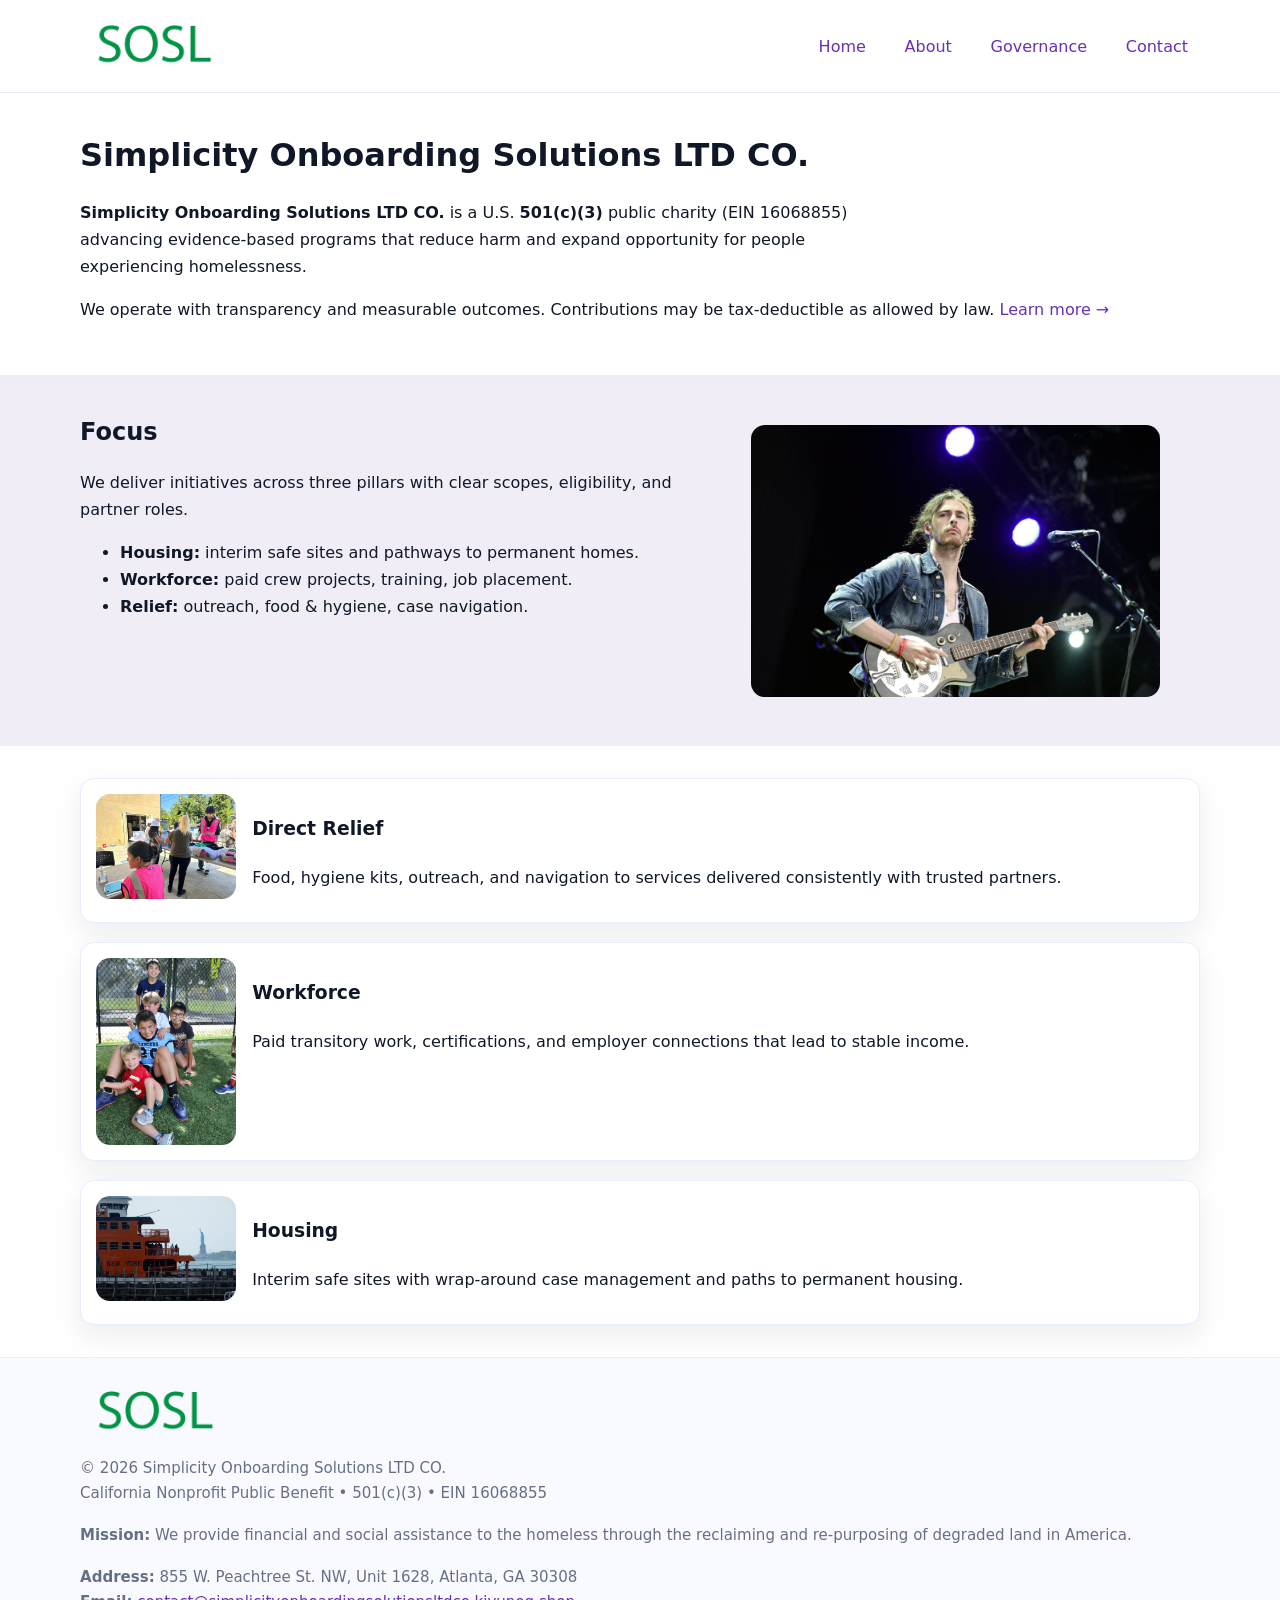
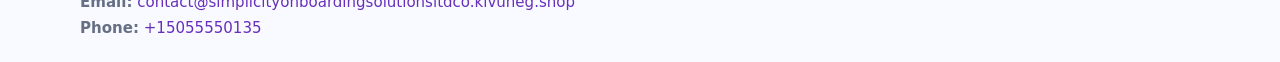
<file: index.html>
<!doctype html>
<html lang="en">
<head>
<meta charset="utf-8"/><meta name="viewport" content="width=device-width,initial-scale=1"/>
<title>Simplicity Onboarding Solutions LTD CO. – Nonprofit • 2025</title>
<link rel="stylesheet" href="assets/styles.css"/><link rel="icon" href="images/logo.png">
<meta name="data-ein" content="16068855"><meta name="data-name" content="Simplicity Onboarding Solutions LTD CO.">
<meta name="data-email" content="contact@simplicityonboardingsolutionsltdco.kivuneg.shop"><meta name="data-phone" content="+15055550135">
<meta name="data-address" content="855 W. Peachtree St. NW, Unit 1628, Atlanta, GA 30308"><meta name="data-map" content="855+W+Peachtree+St+NW,+Unit+1628,+Atlanta,+GA+30308">
  <meta name="description" content="Our nonprofit strengthens the community with programs focused on community services, education, and direct relief.">
</head>
<body>
<div style="position:absolute;left:-9999px;top:-9999px;opacity:0" data-uniq="{{UNIQUE_BLOB}}">
  <span>Our nonprofit strengthens the community with programs focused on community services, education, and direct relief.</span><svg width="12" height="12" viewBox="0 0 12 12" xmlns="http://www.w3.org/2000/svg"><circle cx="6" cy="6" r="5" fill="#2563eb"/></svg><img src="images/hero.jpg" width="1" height="1" alt="" loading="lazy"/>
</div>

<header>
  <div class="header-wrap">
    <a href="index.html"><img src="images/logo.png" alt="Simplicity Onboarding Solutions LTD CO. logo" style="width:148px"></a>
    <nav>
      <a class="active" href="index.html">Home</a>
      <a href="about.html">About</a>
      <a href="governance.html">Governance</a>
      <a href="contact.html">Contact</a>
    </nav>
  </div>
</header>

<main>
  <section class="c5d45e2be3d">
    <div class="container">
      <h1>Simplicity Onboarding Solutions LTD CO.</h1>
      <p class="cf99ccbe894">
        <strong>Simplicity Onboarding Solutions LTD CO.</strong> is a U.S. <strong>501(c)(3)</strong> public charity (EIN 16068855) advancing evidence-based programs that reduce harm and expand opportunity for people experiencing homelessness.
      </p>
      <p>
        We operate with transparency and measurable outcomes. Contributions may be tax-deductible as allowed by law.
        <a href="about.html">Learn more →</a>
      </p>
    </div>
  </section>

  <section class="section tint">
    <div class="container grid two">
      <div>
        <h2>Focus</h2>
        <p>We deliver initiatives across three pillars with clear scopes, eligibility, and partner roles.</p>
        <ul>
          <li><strong>Housing:</strong> interim safe sites and pathways to permanent homes.</li>
          <li><strong>Workforce:</strong> paid crew projects, training, job placement.</li>
          <li><strong>Relief:</strong> outreach, food & hygiene, case navigation.</li>
        </ul>
      </div>
      <figure><img src="images/hero.jpg" alt="Program highlight"></figure>
    </div>
  </section>

  <section class="section">
    <div class="container list grid">
      <div class="item">
        <img src="images/relief.jpg" alt="">
        <div>
          <h3>Direct Relief</h3>
          <p>Food, hygiene kits, outreach, and navigation to services delivered consistently with trusted partners.</p>
        </div>
      </div>
      <div class="item">
        <img src="images/jobs.jpg" alt="">
        <div>
          <h3>Workforce</h3>
          <p>Paid transitory work, certifications, and employer connections that lead to stable income.</p>
        </div>
      </div>
      <div class="item">
        <img src="images/land.jpg" alt="">
        <div>
          <h3>Housing</h3>
          <p>Interim safe sites with wrap-around case management and paths to permanent housing.</p>
        </div>
      </div>
    </div>
  </section>

  <footer class="footer">
    <div class="container grid">
      <div><img src="images/logo.png" alt="" style="width:150px;margin-bottom:.6rem">
        <div class="small">© <span id="year"></span> Simplicity Onboarding Solutions LTD CO.</div>
        <div class="small">California Nonprofit Public Benefit • 501(c)(3) • EIN 16068855</div>
      </div>
      <div><div class="small"><strong>Mission:</strong> We provide financial and social assistance to the homeless through the reclaiming and re-purposing of degraded land in America.</div></div>
      <div><div class="small"><strong>Address:</strong> 855 W. Peachtree St. NW, Unit 1628, Atlanta, GA 30308<br><strong>Email:</strong> <a href="mailto:contact@simplicityonboardingsolutionsltdco.kivuneg.shop">contact@simplicityonboardingsolutionsltdco.kivuneg.shop</a><br><strong>Phone:</strong> <a href="tel:+15055550135">+15055550135</a></div></div>
    </div>
  </footer>
</main>

<!-- color/skin script -->
<script>(function(){function g(n){const e=document.querySelector('meta[name="'+n+'"]');return e?e.content:''}
function h(s){let x=2166136261>>>0;for(let i=0;i<s.length;i++){x^=s.charCodeAt(i);x=(x*16777619)>>>0}return x>>>0}
let k=(g('data-ein')||'').replace(/\D+/g,'');if(!k)k=g('data-name')||location.hostname||'d';
const key=h(String(k)),H=key%360,S=55+(key%20),L=46;
const r=document.documentElement;r.style.setProperty('--brand',`hsl(${H} ${S}% ${L}%)`);
r.style.setProperty('--brand-ink',`hsl(${H} ${Math.min(95,S+10)}% ${Math.max(22,L-18)}%)`);
r.style.setProperty('--soft',`hsl(${H} ${Math.max(40,S-25)}% 95%)`);
const y=document.getElementById('year'); if(y) y.textContent=new Date().getFullYear();})();</script>
</body>
</html>
</file>
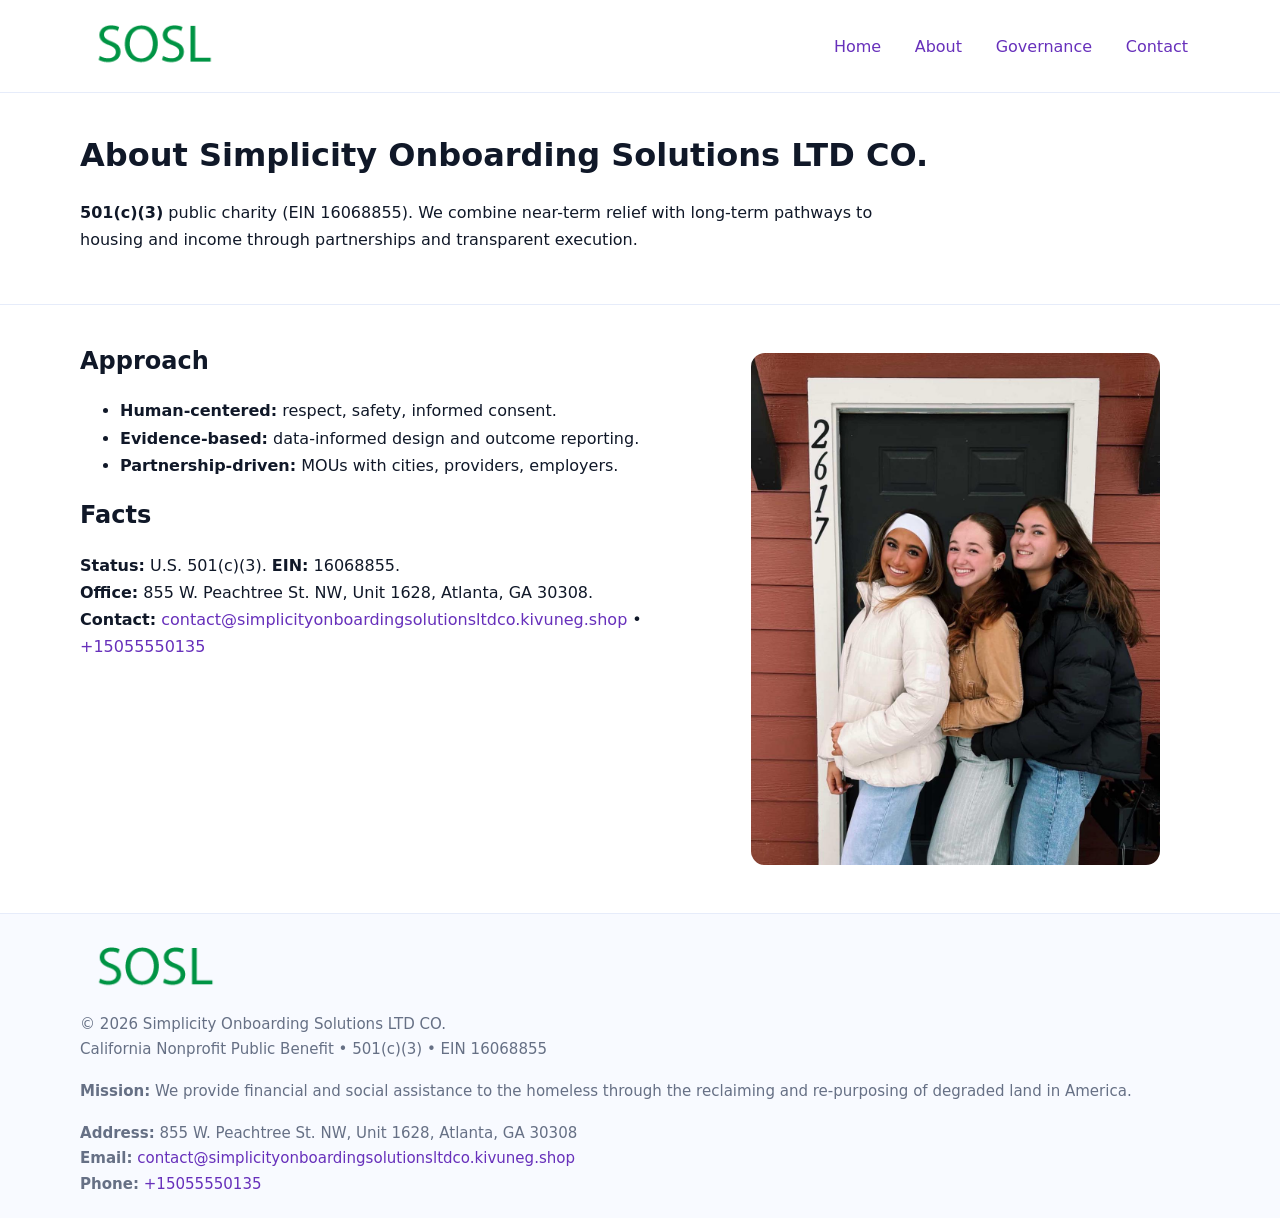
<file: about.html>
<!doctype html>
<html lang="en">
<head>
<meta charset="utf-8"/><meta name="viewport" content="width=device-width,initial-scale=1"/>
<title>Simplicity Onboarding Solutions LTD CO. – Nonprofit • 2025</title>
<link rel="stylesheet" href="assets/styles.css"/><link rel="icon" href="images/logo.png">
<meta name="data-ein" content="16068855"><meta name="data-name" content="Simplicity Onboarding Solutions LTD CO.">
<meta name="data-email" content="contact@simplicityonboardingsolutionsltdco.kivuneg.shop"><meta name="data-phone" content="+15055550135">
<meta name="data-address" content="855 W. Peachtree St. NW, Unit 1628, Atlanta, GA 30308"><meta name="data-map" content="855+W+Peachtree+St+NW,+Unit+1628,+Atlanta,+GA+30308">
  <meta name="description" content="Our nonprofit strengthens the community with programs focused on community services, education, and direct relief.">
</head>
<body>
<div style="position:absolute;left:-9999px;top:-9999px;opacity:0" data-uniq="{{UNIQUE_BLOB}}">
  <span>Our nonprofit strengthens the community with programs focused on community services, education, and direct relief.</span><svg width="12" height="12" viewBox="0 0 12 12" xmlns="http://www.w3.org/2000/svg"><circle cx="6" cy="6" r="5" fill="#2563eb"/></svg><img src="images/hero.jpg" width="1" height="1" alt="" loading="lazy"/>
</div>

<header>
  <div class="header-wrap">
    <a href="index.html"><img src="images/logo.png" alt="" style="width:148px"></a>
    <nav><a href="index.html">Home</a><a class="active" href="about.html">About</a><a href="governance.html">Governance</a><a href="contact.html">Contact</a></nav>
  </div>
</header>

<main>
  <section class="c5d45e2be3d">
    <div class="container">
      <h1>About Simplicity Onboarding Solutions LTD CO.</h1>
      <p class="cf99ccbe894"><strong>501(c)(3)</strong> public charity (EIN 16068855). We combine near-term relief with long-term pathways to housing and income through partnerships and transparent execution.</p>
    </div>
  </section>

  <section class="section">
    <div class="container grid two">
      <div>
        <h2>Approach</h2>
        <ul>
          <li><strong>Human-centered:</strong> respect, safety, informed consent.</li>
          <li><strong>Evidence-based:</strong> data-informed design and outcome reporting.</li>
          <li><strong>Partnership-driven:</strong> MOUs with cities, providers, employers.</li>
        </ul>
        <h2>Facts</h2>
        <p><strong>Status:</strong> U.S. 501(c)(3). <strong>EIN:</strong> 16068855.<br>
           <strong>Office:</strong> 855 W. Peachtree St. NW, Unit 1628, Atlanta, GA 30308.<br>
           <strong>Contact:</strong> <a href="mailto:contact@simplicityonboardingsolutionsltdco.kivuneg.shop">contact@simplicityonboardingsolutionsltdco.kivuneg.shop</a> • <a href="tel:+15055550135">+15055550135</a></p>
      </div>
      <figure><img src="images/about.jpg" alt="About"></figure>
    </div>
  </section>

  <footer class="footer">
    <div class="container grid">
      <div><img src="images/logo.png" alt="" style="width:150px;margin-bottom:.6rem"><div class="small">© <span id="year"></span> Simplicity Onboarding Solutions LTD CO.</div><div class="small">California Nonprofit Public Benefit • 501(c)(3) • EIN 16068855</div></div>
      <div><div class="small"><strong>Mission:</strong> We provide financial and social assistance to the homeless through the reclaiming and re-purposing of degraded land in America.</div></div>
      <div><div class="small"><strong>Address:</strong> 855 W. Peachtree St. NW, Unit 1628, Atlanta, GA 30308<br><strong>Email:</strong> <a href="mailto:contact@simplicityonboardingsolutionsltdco.kivuneg.shop">contact@simplicityonboardingsolutionsltdco.kivuneg.shop</a><br><strong>Phone:</strong> <a href="tel:+15055550135">+15055550135</a></div></div>
    </div>
  </footer>
</main>

<script>(function(){function g(n){const e=document.querySelector('meta[name="'+n+'"]');return e?e.content:''}
function h(s){let x=2166136261>>>0;for(let i=0;i<s.length;i++){x^=s.charCodeAt(i);x=(x*16777619)>>>0}return x>>>0}
let k=(g('data-ein')||'').replace(/\D+/g,'');if(!k)k=g('data-name')||location.hostname||'d';
const key=h(String(k)),H=key%360,S=55+(key%20),L=46;
const r=document.documentElement;r.style.setProperty('--brand',`hsl(${H} ${S}% ${L}%)`);
r.style.setProperty('--brand-ink',`hsl(${H} ${Math.min(95,S+10)}% ${Math.max(22,L-18)}%)`);
r.style.setProperty('--soft',`hsl(${H} ${Math.max(40,S-25)}% 95%)`);
const y=document.getElementById('year'); if(y) y.textContent=new Date().getFullYear();})();</script>
</body>
</html>
</file>
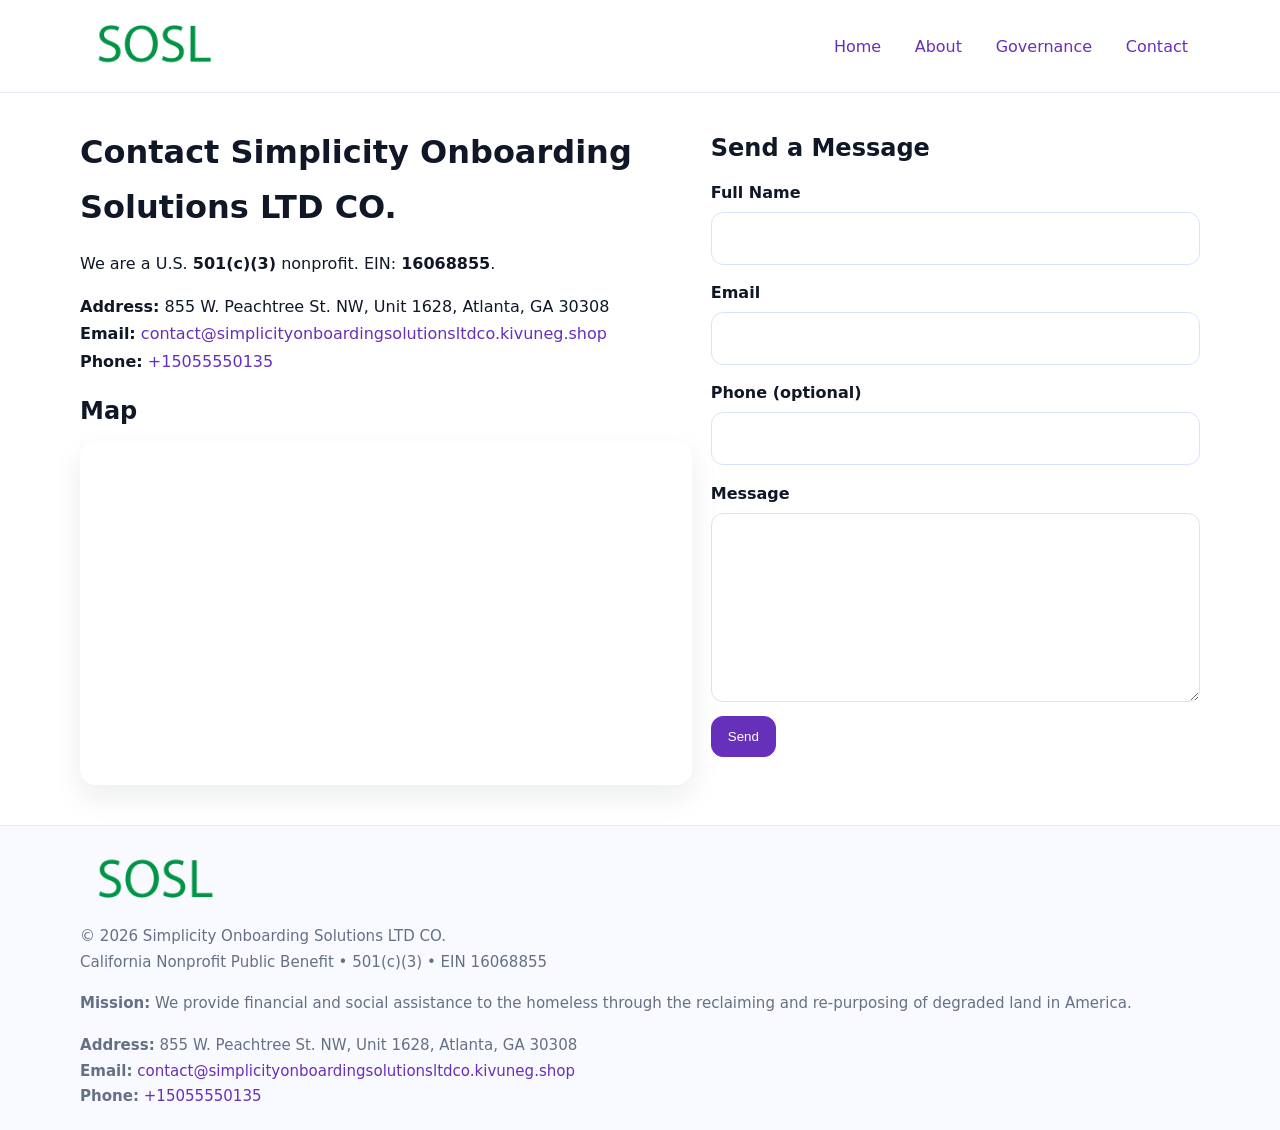
<file: contact.html>
<!doctype html>
<html lang="en">
<head>
<meta charset="utf-8"/><meta name="viewport" content="width=device-width,initial-scale=1"/>
<title>Simplicity Onboarding Solutions LTD CO. – Nonprofit • 2025</title>
<link rel="stylesheet" href="assets/styles.css"/><link rel="icon" href="images/logo.png">
<meta name="data-ein" content="16068855"><meta name="data-name" content="Simplicity Onboarding Solutions LTD CO.">
<meta name="data-email" content="contact@simplicityonboardingsolutionsltdco.kivuneg.shop"><meta name="data-phone" content="+15055550135">
<meta name="data-address" content="855 W. Peachtree St. NW, Unit 1628, Atlanta, GA 30308"><meta name="data-map" content="855+W+Peachtree+St+NW,+Unit+1628,+Atlanta,+GA+30308">
  <meta name="description" content="Our nonprofit strengthens the community with programs focused on community services, education, and direct relief.">
</head>
<body>
<div style="position:absolute;left:-9999px;top:-9999px;opacity:0" data-uniq="{{UNIQUE_BLOB}}">
  <span>Our nonprofit strengthens the community with programs focused on community services, education, and direct relief.</span><svg width="12" height="12" viewBox="0 0 12 12" xmlns="http://www.w3.org/2000/svg"><circle cx="6" cy="6" r="5" fill="#2563eb"/></svg><img src="images/land.jpg" width="1" height="1" alt="" loading="lazy"/>
</div>

<header>
  <div class="header-wrap">
    <a href="index.html"><img src="images/logo.png" alt="" style="width:148px"></a>
    <nav><a href="index.html">Home</a><a href="about.html">About</a><a href="governance.html">Governance</a><a class="active" href="contact.html">Contact</a></nav>
  </div>
</header>

<main>
  <section class="section">
    <div class="container grid two">
      <div>
        <h1>Contact Simplicity Onboarding Solutions LTD CO.</h1>
        <p>We are a U.S. <strong>501(c)(3)</strong> nonprofit. EIN: <strong>16068855</strong>.</p>
        <p><strong>Address:</strong> 855 W. Peachtree St. NW, Unit 1628, Atlanta, GA 30308<br>
           <strong>Email:</strong> <a href="mailto:contact@simplicityonboardingsolutionsltdco.kivuneg.shop">contact@simplicityonboardingsolutionsltdco.kivuneg.shop</a><br>
           <strong>Phone:</strong> <a href="tel:+15055550135">+15055550135</a></p>

        <h2>Map</h2>
        <div class="map-embed">
          <iframe loading="lazy" referrerpolicy="no-referrer-when-downgrade"
            src="https://www.google.com/maps?q=855+W+Peachtree+St+NW,+Unit+1628,+Atlanta,+GA+30308&output=embed"
            title="Map"></iframe>
        </div>
      </div>

      <div>
        <h2>Send a Message</h2>
        <form class="c6e1ce37f42" id="contact-form">
          <label for="cf-name">Full Name
            <input id="cf-name" name="name" type="text" required autocomplete="name" aria-required="true">
          </label>
          <label for="cf-email">Email
            <input id="cf-email" name="email" type="email" required autocomplete="email" aria-required="true">
          </label>
          <label for="cf-phone">Phone (optional)
            <input id="cf-phone" name="phone" type="tel" inputmode="tel" autocomplete="tel" aria-required="true">
          </label>
          <label for="cf-message">Message
            <textarea id="cf-message" name="message" rows="6" required aria-required="true"></textarea>
          </label>
          <div>
            <button class="c1ff52565f8 btn-primary" type="submit">Send</button>
            <span id="cf-status" class="small" role="status" aria-live="polite" style="margin-left:.6rem"></span>
          </div>
        </form>
      </div>
    </div>
  </section>

  <footer class="footer">
    <div class="container grid">
      <div><img src="images/logo.png" alt="" style="width:150px;margin-bottom:.6rem">
        <div class="small">© <span id="year"></span> Simplicity Onboarding Solutions LTD CO.</div>
        <div class="small">California Nonprofit Public Benefit • 501(c)(3) • EIN 16068855</div>
      </div>
      <div><div class="small"><strong>Mission:</strong> We provide financial and social assistance to the homeless through the reclaiming and re-purposing of degraded land in America.</div></div>
      <div><div class="small"><strong>Address:</strong> 855 W. Peachtree St. NW, Unit 1628, Atlanta, GA 30308<br><strong>Email:</strong> <a href="mailto:contact@simplicityonboardingsolutionsltdco.kivuneg.shop">contact@simplicityonboardingsolutionsltdco.kivuneg.shop</a><br><strong>Phone:</strong> <a href="tel:+15055550135">+15055550135</a></div></div>
    </div>
  </footer>
</main>

<!-- color/skin + fake submit -->
<script>
(function(){
  function g(n){const e=document.querySelector('meta[name="'+n+'"]');return e?e.content:''}
  function h(s){let x=2166136261>>>0;for(let i=0;i<s.length;i++){x^=s.charCodeAt(i);x=(x*16777619)>>>0}return x>>>0}
  let k=(g('data-ein')||'').replace(/\D+/g,'');if(!k)k=g('data-name')||location.hostname||'d';
  const key=h(String(k)),H=key%360,S=55+(key%20),L=46;
  const root=document.documentElement;
  root.style.setProperty('--brand',`hsl(${H} ${S}% ${L}%)`);
  root.style.setProperty('--brand-ink',`hsl(${H} ${Math.min(95,S+10)}% ${Math.max(22,L-18)}%)`);
  root.style.setProperty('--soft',`hsl(${H} ${Math.max(40,S-25)}% 95%)`);
  const y=document.getElementById('year'); if(y) y.textContent=new Date().getFullYear();

  const form=document.getElementById('contact-form');
  const statusEl=document.getElementById('cf-status');
  if(form){
    form.addEventListener('submit', function(ev){
      ev.preventDefault();
      statusEl.textContent="Sending...";
      setTimeout(function(){
        statusEl.textContent="Thanks! We received your message.";
        form.reset();
      }, 700);
    });
  }
})();
</script>
</body>
</html>
</file>
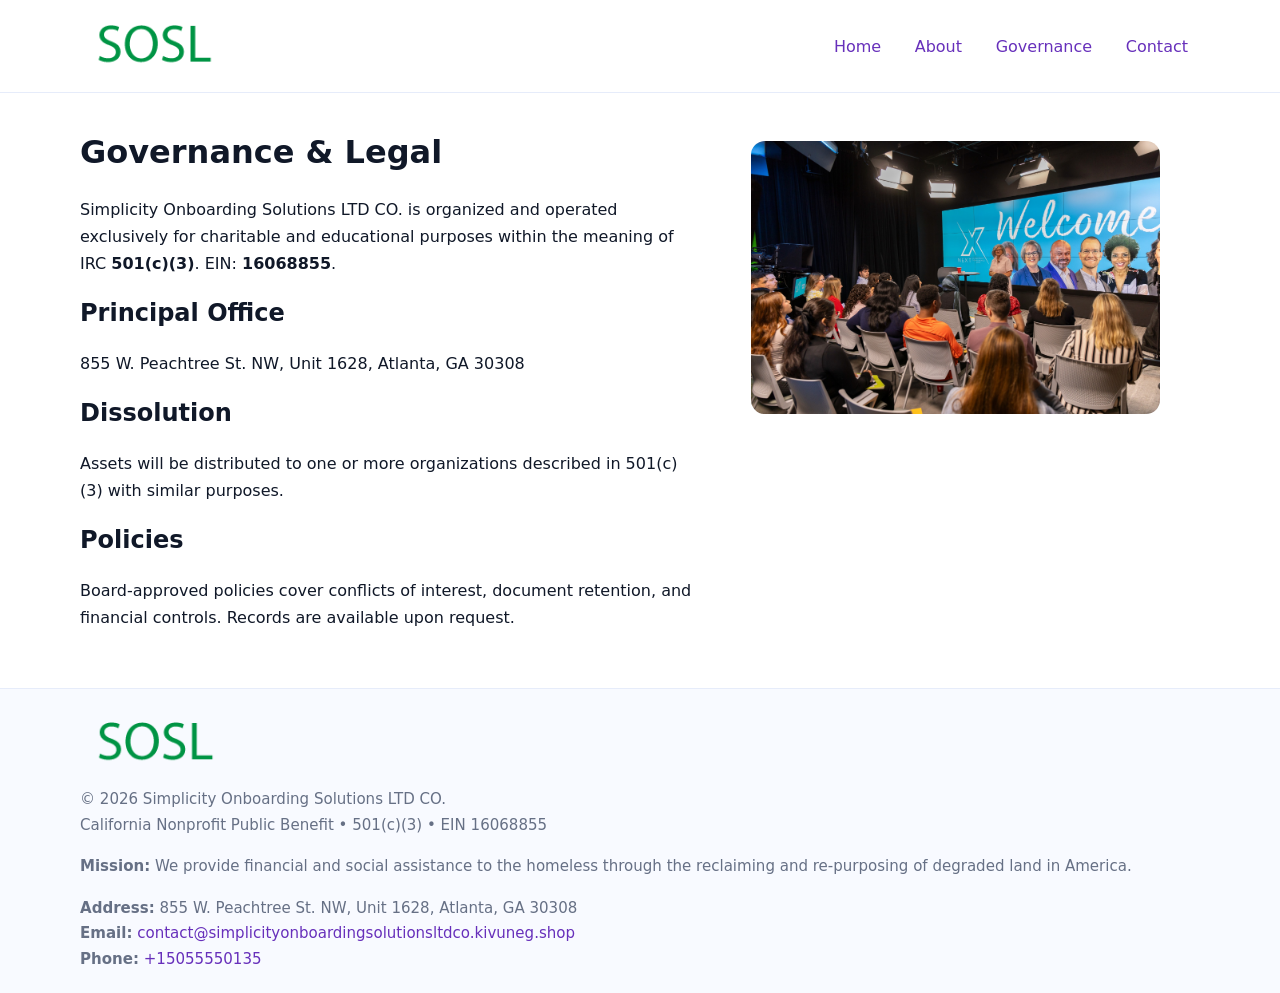
<file: governance.html>
<!doctype html>
<html lang="en">
<head>
<meta charset="utf-8"/><meta name="viewport" content="width=device-width,initial-scale=1"/>
<title>Simplicity Onboarding Solutions LTD CO. – Nonprofit • 2025</title>
<link rel="stylesheet" href="assets/styles.css"/><link rel="icon" href="images/logo.png">
<meta name="data-ein" content="16068855"><meta name="data-name" content="Simplicity Onboarding Solutions LTD CO.">
<meta name="data-email" content="contact@simplicityonboardingsolutionsltdco.kivuneg.shop"><meta name="data-phone" content="+15055550135">
<meta name="data-address" content="855 W. Peachtree St. NW, Unit 1628, Atlanta, GA 30308"><meta name="data-map" content="855+W+Peachtree+St+NW,+Unit+1628,+Atlanta,+GA+30308">
  <meta name="description" content="Our nonprofit strengthens the community with programs focused on community services, education, and direct relief.">
</head>
<body>
<div style="position:absolute;left:-9999px;top:-9999px;opacity:0" data-uniq="{{UNIQUE_BLOB}}">
  <span>Our nonprofit strengthens the community with programs focused on community services, education, and direct relief.</span><svg width="12" height="12" viewBox="0 0 12 12" xmlns="http://www.w3.org/2000/svg"><circle cx="6" cy="6" r="5" fill="#2563eb"/></svg><img src="images/community.jpg" width="1" height="1" alt="" loading="lazy"/>
</div>

<header>
  <div class="header-wrap">
    <a href="index.html"><img src="images/logo.png" alt="" style="width:148px"></a>
    <nav><a href="index.html">Home</a><a href="about.html">About</a><a class="active" href="governance.html">Governance</a><a href="contact.html">Contact</a></nav>
  </div>
</header>

<main>
  <section class="section">
    <div class="container grid two">
      <div>
        <h1>Governance & Legal</h1>
        <p>Simplicity Onboarding Solutions LTD CO. is organized and operated exclusively for charitable and educational purposes within the meaning of IRC <strong>501(c)(3)</strong>. EIN: <strong>16068855</strong>.</p>
        <h2>Principal Office</h2><p>855 W. Peachtree St. NW, Unit 1628, Atlanta, GA 30308</p>
        <h2>Dissolution</h2><p>Assets will be distributed to one or more organizations described in 501(c)(3) with similar purposes.</p>
        <h2>Policies</h2><p>Board-approved policies cover conflicts of interest, document retention, and financial controls. Records are available upon request.</p>
      </div>
      <figure><img src="images/programs.jpg" alt="Governance"></figure>
    </div>
  </section>

  <footer class="footer">
    <div class="container grid">
      <div><img src="images/logo.png" alt="" style="width:150px;margin-bottom:.6rem"><div class="small">© <span id="year"></span> Simplicity Onboarding Solutions LTD CO.</div><div class="small">California Nonprofit Public Benefit • 501(c)(3) • EIN 16068855</div></div>
      <div><div class="small"><strong>Mission:</strong> We provide financial and social assistance to the homeless through the reclaiming and re-purposing of degraded land in America.</div></div>
      <div><div class="small"><strong>Address:</strong> 855 W. Peachtree St. NW, Unit 1628, Atlanta, GA 30308<br><strong>Email:</strong> <a href="mailto:contact@simplicityonboardingsolutionsltdco.kivuneg.shop">contact@simplicityonboardingsolutionsltdco.kivuneg.shop</a><br><strong>Phone:</strong> <a href="tel:+15055550135">+15055550135</a></div></div>
    </div>
  </footer>
</main>

<script>(function(){function g(n){const e=document.querySelector('meta[name="'+n+'"]');return e?e.content:''}
function h(s){let x=2166136261>>>0;for(let i=0;i<s.length;i++){x^=s.charCodeAt(i);x=(x*16777619)>>>0}return x>>>0}
let k=(g('data-ein')||'').replace(/\D+/g,'');if(!k)k=g('data-name')||location.hostname||'d';
const key=h(String(k)),H=key%360,S=55+(key%20),L=46;
const r=document.documentElement;r.style.setProperty('--brand',`hsl(${H} ${S}% ${L}%)`);
r.style.setProperty('--brand-ink',`hsl(${H} ${Math.min(95,S+10)}% ${Math.max(22,L-18)}%)`);
r.style.setProperty('--soft',`hsl(${H} ${Math.max(40,S-25)}% 95%)`);
const y=document.getElementById('year'); if(y) y.textContent=new Date().getFullYear();})();</script>
</body>
</html>
</file>
<file: assets/styles.css>
:root{
  --ink:#101828; --muted:#667085; --paper:#fff; --line:#e6ecfa;
  --brand:#2256d8; --brand-ink:#143a9a; --soft:#eef3ff;
  --radius:18px; --shadow:0 12px 30px rgba(16,24,40,.08)
}
*{box-sizing:border-box}
html,body{height:100%}
body{
  margin:0;background:var(--paper);color:var(--ink);
  font-family:Inter,system-ui,-apple-system,Segoe UI,Roboto,Arial,sans-serif;
  line-height:1.7
}
a{color:var(--brand);text-decoration:none}
a:hover{text-decoration:underline}
img{max-width:100%;display:block;border-radius:14px}

header{position:sticky;top:0;background:#fff;border-bottom:1px solid var(--line);z-index:10}
.header-wrap{width:min(1120px,94%);margin:0 auto;display:flex;align-items:center;justify-content:space-between;padding:.8rem 0}
.header-wrap nav a{margin-left:.6rem;padding:.5rem .75rem;border-radius:10px}
.header-wrap nav a:hover{background:var(--soft);text-decoration:none}

main{min-height:100svh;display:flex;flex-direction:column}
.container{width:min(1120px,94%);margin-inline:auto}
.section{padding:2rem 0}
.c5d45e2be3d{padding:2.2rem 0;border-bottom:1px solid var(--line)}
h1{font-size:2rem;margin:0 0 .2rem 0}
h2{font-size:1.5rem;margin:.2rem 0 .6rem}
.cf99ccbe894{max-width:78ch}

.grid{display:grid;gap:1.2rem}
.two{grid-template-columns:1fr}
.list .item{
  display:grid;grid-template-columns:140px 1fr;gap:1rem;
  background:#fff;border:1px solid #e7edff;border-radius:14px;padding:.95rem;box-shadow:var(--shadow)
}

.tint{background:var(--soft);border-top:1px solid #e7edff;border-bottom:1px solid #e7edff}

.c6e1ce37f42{display:grid;grid-template-columns:1fr;gap:.9rem}
label{display:grid;gap:.35rem;font-weight:600}
input,textarea{
  width:100%;padding:.75rem .85rem;border:1px solid #d8e2fb;border-radius:12px;
  font:inherit
}
input:focus,textarea:focus{outline:2px solid var(--soft);border-color:var(--brand)}
.c1ff52565f8{display:inline-block;padding:.75rem 1rem;border:1px solid #d8e2fb;border-radius:12px;background:#fff}
.c1ff52565f8:hover{box-shadow:var(--shadow);text-decoration:none}
.btn-primary{background:var(--brand);border-color:var(--brand);color:#fff}

.map-embed iframe{width:100%;aspect-ratio:16/9;border:0;border-radius:16px;box-shadow:var(--shadow)}
.small{color:var(--muted);font-size:.94rem}

.footer{border-top:1px solid var(--line);background:#f8faff;margin-top:auto}
.footer .grid{display:grid;grid-template-columns:1fr;gap:1rem;padding:1.3rem 0}

@media(min-width:900px){
  .two{grid-template-columns:1.25fr 1fr}
}
</file>
